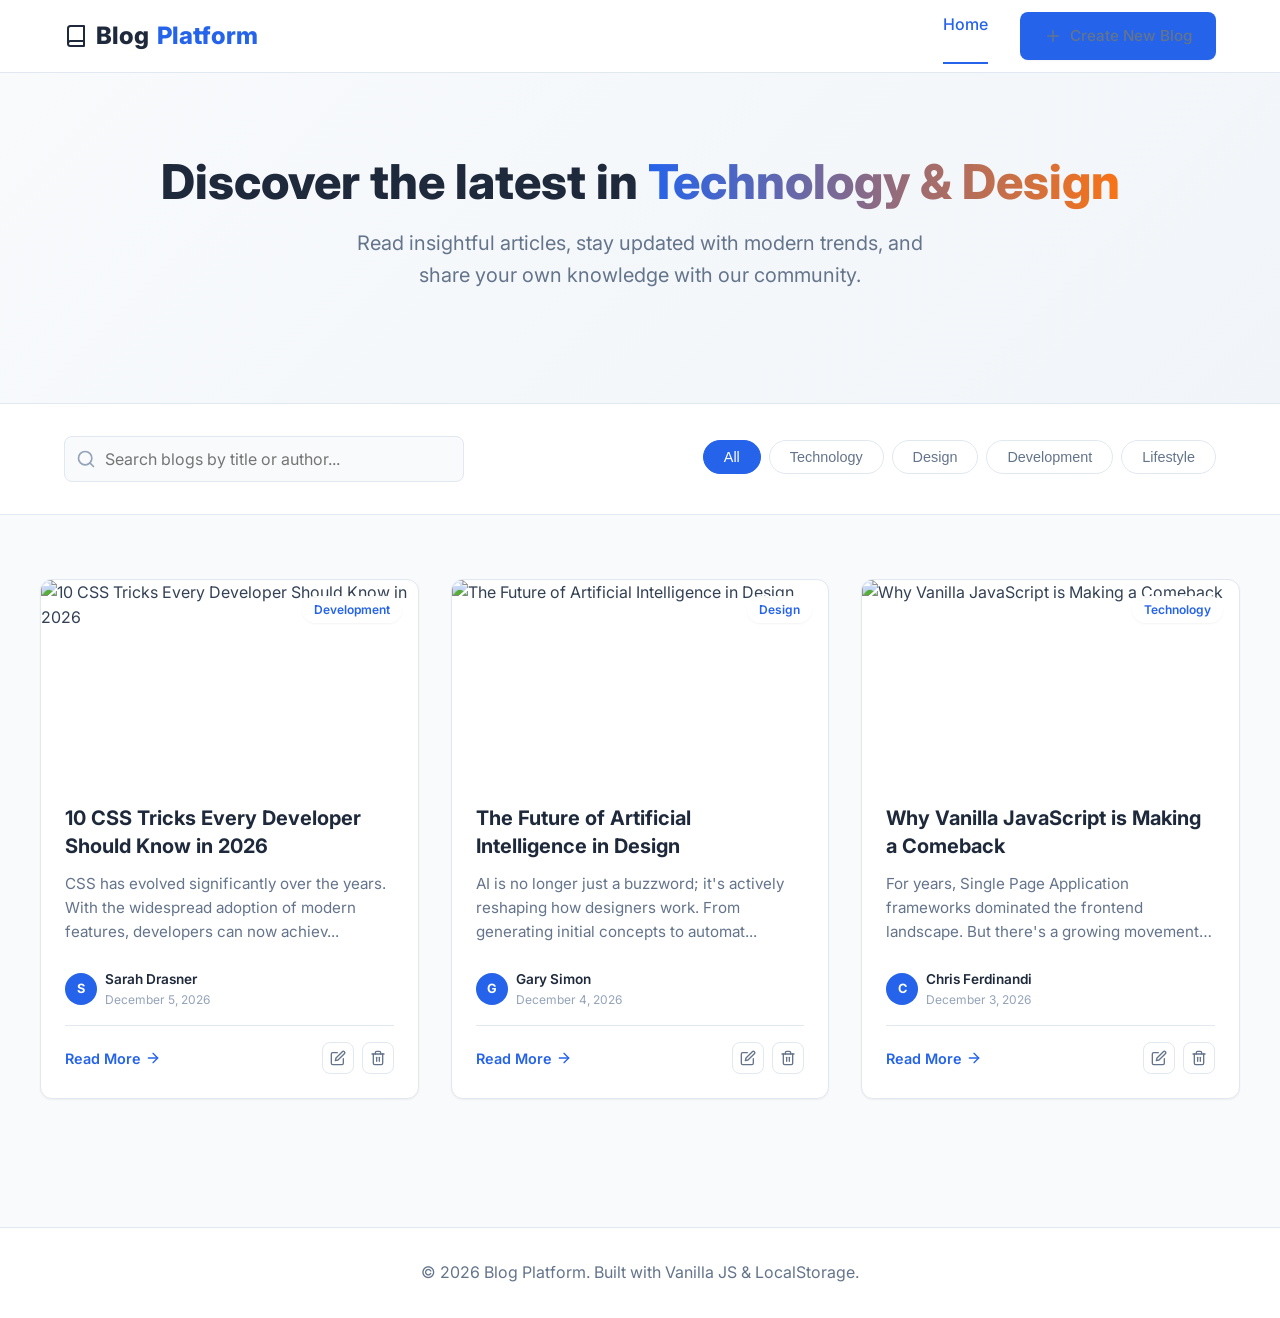
<file: index.html>
<!DOCTYPE html>
<html lang="en">
<head>
  <meta charset="UTF-8">
  <meta name="viewport" content="width=device-width, initial-scale=1.0">
  <meta name="description" content="A modern, responsive blog platform built with HTML, CSS, and Vanilla JavaScript.">
  <title>Blog Website - Home</title>
  
  <!-- CSS -->
  <link rel="stylesheet" href="style.css">
  <link rel="stylesheet" href="home.css">
  <link rel="stylesheet" href="responsive.css">
  
  <!-- Google Fonts -->
  <link rel="preconnect" href="https://fonts.googleapis.com">
  <link rel="preconnect" href="https://fonts.gstatic.com" crossorigin>
  <link href="https://fonts.googleapis.com/css2?family=Inter:wght@400;500;600;700;800&display=swap" rel="stylesheet">
</head>
<body>

  <!-- Navigation -->
  <nav class="navbar">
    <div class="container">
      <a href="index.html" class="nav-logo">
        <svg width="24" height="24" viewBox="0 0 24 24" fill="none" stroke="currentColor" stroke-width="2" stroke-linecap="round" stroke-linejoin="round"><path d="M4 19.5A2.5 2.5 0 0 1 6.5 17H20"></path><path d="M6.5 2H20v20H6.5A2.5 2.5 0 0 1 4 19.5v-15A2.5 2.5 0 0 1 6.5 2z"></path></svg>
        Blog<span>Platform</span>
      </a>
      <div class="nav-links">
        <a href="index.html" class="active"><span>Home</span></a>
        <a href="create.html" class="btn btn-primary">
          <svg width="18" height="18" viewBox="0 0 24 24" fill="none" stroke="currentColor" stroke-width="2" stroke-linecap="round" stroke-linejoin="round"><line x1="12" y1="5" x2="12" y2="19"></line><line x1="5" y1="12" x2="19" y2="12"></line></svg>
          Create New Blog
        </a>
      </div>
    </div>
  </nav>

  <!-- Hero Section -->
  <section class="hero">
    <div class="container">
      <h1 class="hero-title">Discover the latest in <span>Technology & Design</span></h1>
      <p class="hero-subtitle">Read insightful articles, stay updated with modern trends, and share your own knowledge with our community.</p>
    </div>
  </section>

  <!-- Controls (Search & Filter) -->
  <section class="controls-section">
    <div class="container controls-wrapper">
      <div class="search-bar">
        <svg class="search-icon" width="20" height="20" viewBox="0 0 24 24" fill="none" stroke="currentColor" stroke-width="2" stroke-linecap="round" stroke-linejoin="round"><circle cx="11" cy="11" r="8"></circle><line x1="21" y1="21" x2="16.65" y2="16.65"></line></svg>
        <input type="text" id="search-input" placeholder="Search blogs by title or author...">
      </div>
      
      <div class="category-filter">
        <button class="filter-btn active" data-category="All">All</button>
        <button class="filter-btn" data-category="Technology">Technology</button>
        <button class="filter-btn" data-category="Design">Design</button>
        <button class="filter-btn" data-category="Development">Development</button>
        <button class="filter-btn" data-category="Lifestyle">Lifestyle</button>
      </div>
    </div>
  </section>

  <!-- Blog Grid Section -->
  <main class="blog-section container">
    <div id="blog-grid" class="blog-grid">
      <!-- Blog cards will be dynamically injected here by home.js -->
    </div>
  </main>

  <!-- Footer -->
  <footer>
    <div class="container">
      <p>&copy; 2026 Blog Platform. Built with Vanilla JS & LocalStorage.</p>
    </div>
  </footer>

  <!-- Scripts -->
  <script src="utils.js"></script>
  <script src="storage.js"></script>
  <script src="app.js"></script>
  <script src="home.js"></script>
</body>
</html>
</file>
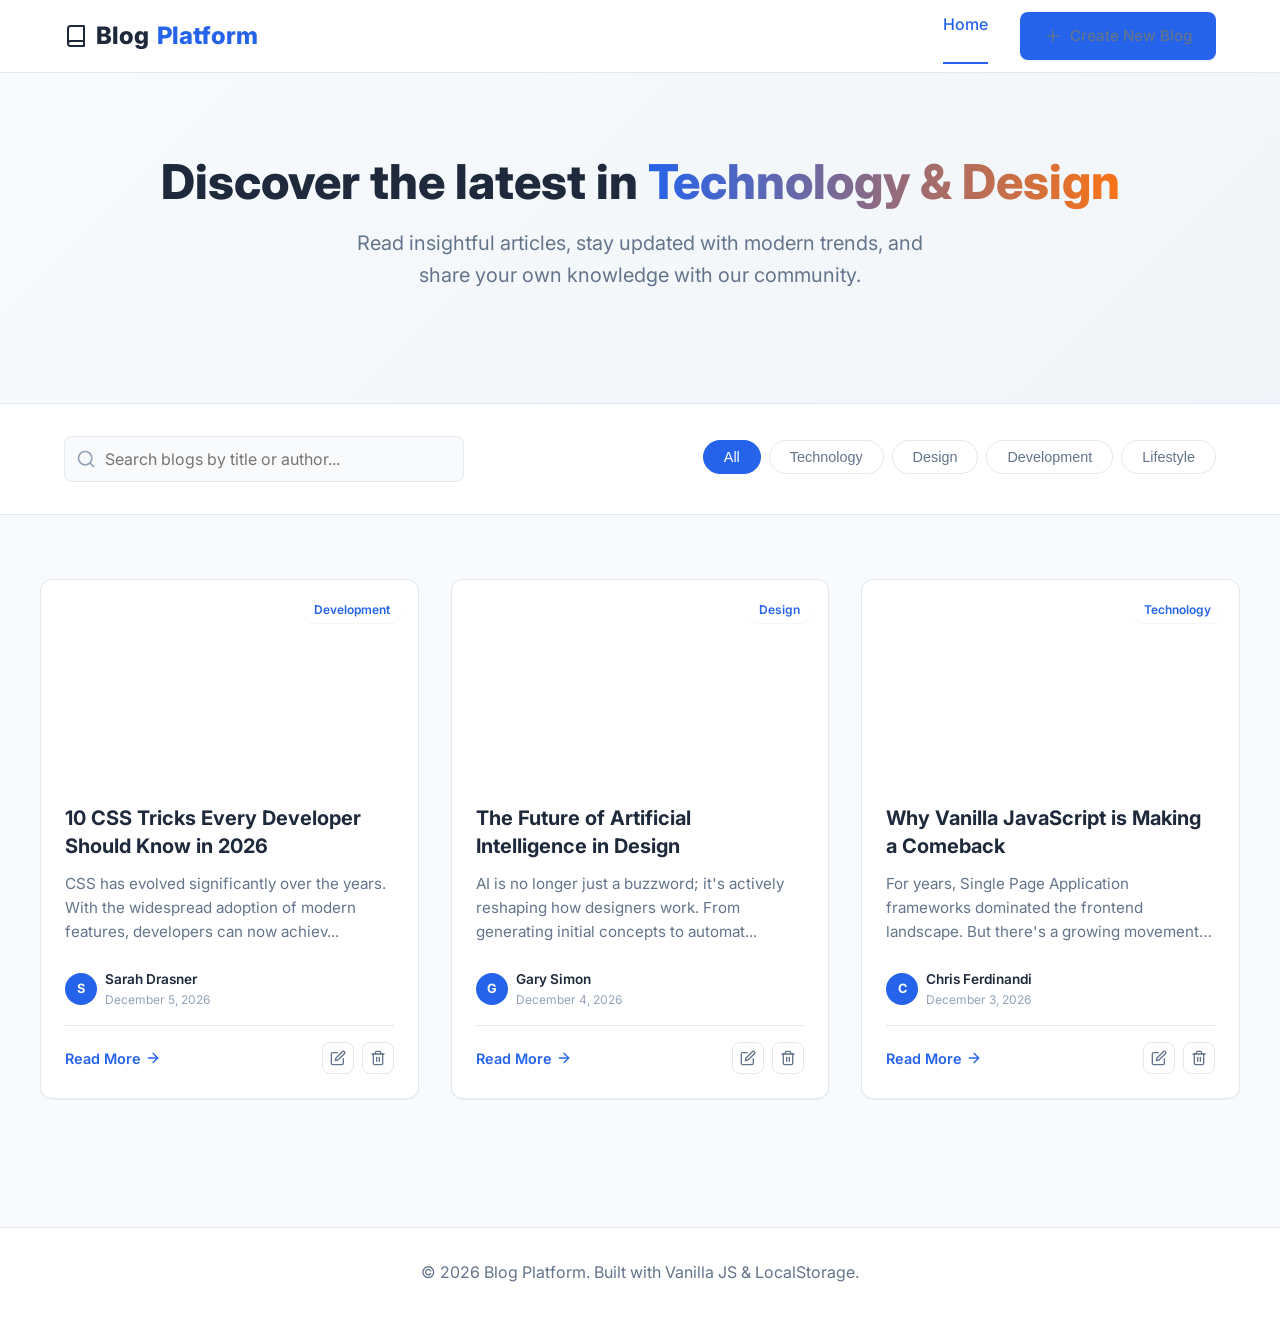
<file: edit.html>
<!DOCTYPE html>
<html lang="en">
<head>
  <meta charset="UTF-8">
  <meta name="viewport" content="width=device-width, initial-scale=1.0">
  <meta name="description" content="Edit an existing blog post.">
  <title>Edit Blog - Blog Website</title>
  
  <!-- CSS -->
  <link rel="stylesheet" href="style.css">
  <link rel="stylesheet" href="create.css">
  <link rel="stylesheet" href="responsive.css">
  
  <!-- Google Fonts -->
  <link rel="preconnect" href="https://fonts.googleapis.com">
  <link rel="preconnect" href="https://fonts.gstatic.com" crossorigin>
  <link href="https://fonts.googleapis.com/css2?family=Inter:wght@400;500;600;700;800&display=swap" rel="stylesheet">
</head>
<body>

  <!-- Navigation -->
  <nav class="navbar">
    <div class="container">
      <a href="index.html" class="nav-logo">
        <svg width="24" height="24" viewBox="0 0 24 24" fill="none" stroke="currentColor" stroke-width="2" stroke-linecap="round" stroke-linejoin="round"><path d="M4 19.5A2.5 2.5 0 0 1 6.5 17H20"></path><path d="M6.5 2H20v20H6.5A2.5 2.5 0 0 1 4 19.5v-15A2.5 2.5 0 0 1 6.5 2z"></path></svg>
        Blog<span>Platform</span>
      </a>
      <div class="nav-links">
        <a href="index.html"><span>Home</span></a>
        <a href="create.html" class="btn btn-primary">
          <svg width="18" height="18" viewBox="0 0 24 24" fill="none" stroke="currentColor" stroke-width="2" stroke-linecap="round" stroke-linejoin="round"><line x1="12" y1="5" x2="12" y2="19"></line><line x1="5" y1="12" x2="19" y2="12"></line></svg>
          Create New Blog
        </a>
      </div>
    </div>
  </nav>

  <!-- Edit Blog Form -->
  <main class="container editor-section">
    <div style="margin-bottom: 2rem;">
      <a href="javascript:history.back()" class="back-link">
        <svg width="20" height="20" viewBox="0 0 24 24" fill="none" stroke="currentColor" stroke-width="2" stroke-linecap="round" stroke-linejoin="round"><line x1="19" y1="12" x2="5" y2="12"></line><polyline points="12 19 5 12 12 5"></polyline></svg>
        Back
      </a>
    </div>

    <div class="page-header">
      <h1 class="page-title">Edit Post</h1>
      <p class="page-subtitle">Update your blog post details below.</p>
    </div>

    <div class="editor-card">
      <form id="blog-form" novalidate>
        
        <div class="form-group">
          <label for="title" class="form-label">Blog Title <span class="text-danger">*</span></label>
          <input type="text" id="title" class="form-control" placeholder="Enter a captivating title...">
          <span class="error-message"></span>
        </div>

        <div class="form-row">
          <div class="form-group">
            <label for="author" class="form-label">Author Name <span class="text-danger">*</span></label>
            <input type="text" id="author" class="form-control" placeholder="Jane Doe">
            <span class="error-message"></span>
          </div>

          <div class="form-group">
            <label for="category" class="form-label">Category <span class="text-danger">*</span></label>
            <select id="category" class="form-control">
              <option value="" disabled selected>Select a category</option>
              <option value="Technology">Technology</option>
              <option value="Design">Design</option>
              <option value="Development">Development</option>
              <option value="Lifestyle">Lifestyle</option>
            </select>
            <span class="error-message"></span>
          </div>
        </div>

        <div class="form-group">
          <label for="image" class="form-label">Cover Image URL</label>
          <input type="url" id="image" class="form-control" placeholder="https://example.com/image.jpg">
          <p class="text-light" style="font-size: 0.8rem; margin-top: 0.25rem;">Leave empty for a default image</p>
          
          <div class="image-preview-container" id="preview-container">
            <div class="image-placeholder" id="image-placeholder">
              <svg width="40" height="40" viewBox="0 0 24 24" fill="none" stroke="currentColor" stroke-width="1.5" stroke-linecap="round" stroke-linejoin="round"><rect x="3" y="3" width="18" height="18" rx="2" ry="2"></rect><circle cx="8.5" cy="8.5" r="1.5"></circle><polyline points="21 15 16 10 5 21"></polyline></svg>
              <span>Image Preview</span>
            </div>
            <img src="" alt="Preview" class="image-preview" id="image-preview">
          </div>
        </div>

        <div class="form-group">
          <label for="content" class="form-label">Blog Content <span class="text-danger">*</span></label>
          <textarea id="content" class="form-control" placeholder="Write your amazing article here..."></textarea>
          <span class="error-message"></span>
          <div class="char-counter" id="char-counter"><span id="current-count">0</span> / 5000</div>
        </div>

        <div class="form-actions">
          <a href="javascript:history.back()" class="btn btn-secondary">Cancel</a>
          <button type="submit" class="btn btn-primary">Update Post</button>
        </div>

      </form>
    </div>
  </main>

  <!-- Footer -->
  <footer>
    <div class="container">
      <p>&copy; 2026 Blog Platform. Built with Vanilla JS & LocalStorage.</p>
    </div>
  </footer>

  <!-- Scripts -->
  <script src="utils.js"></script>
  <script src="storage.js"></script>
  <script src="app.js"></script>
  <script src="edit.js"></script>
</body>
</html>
</file>
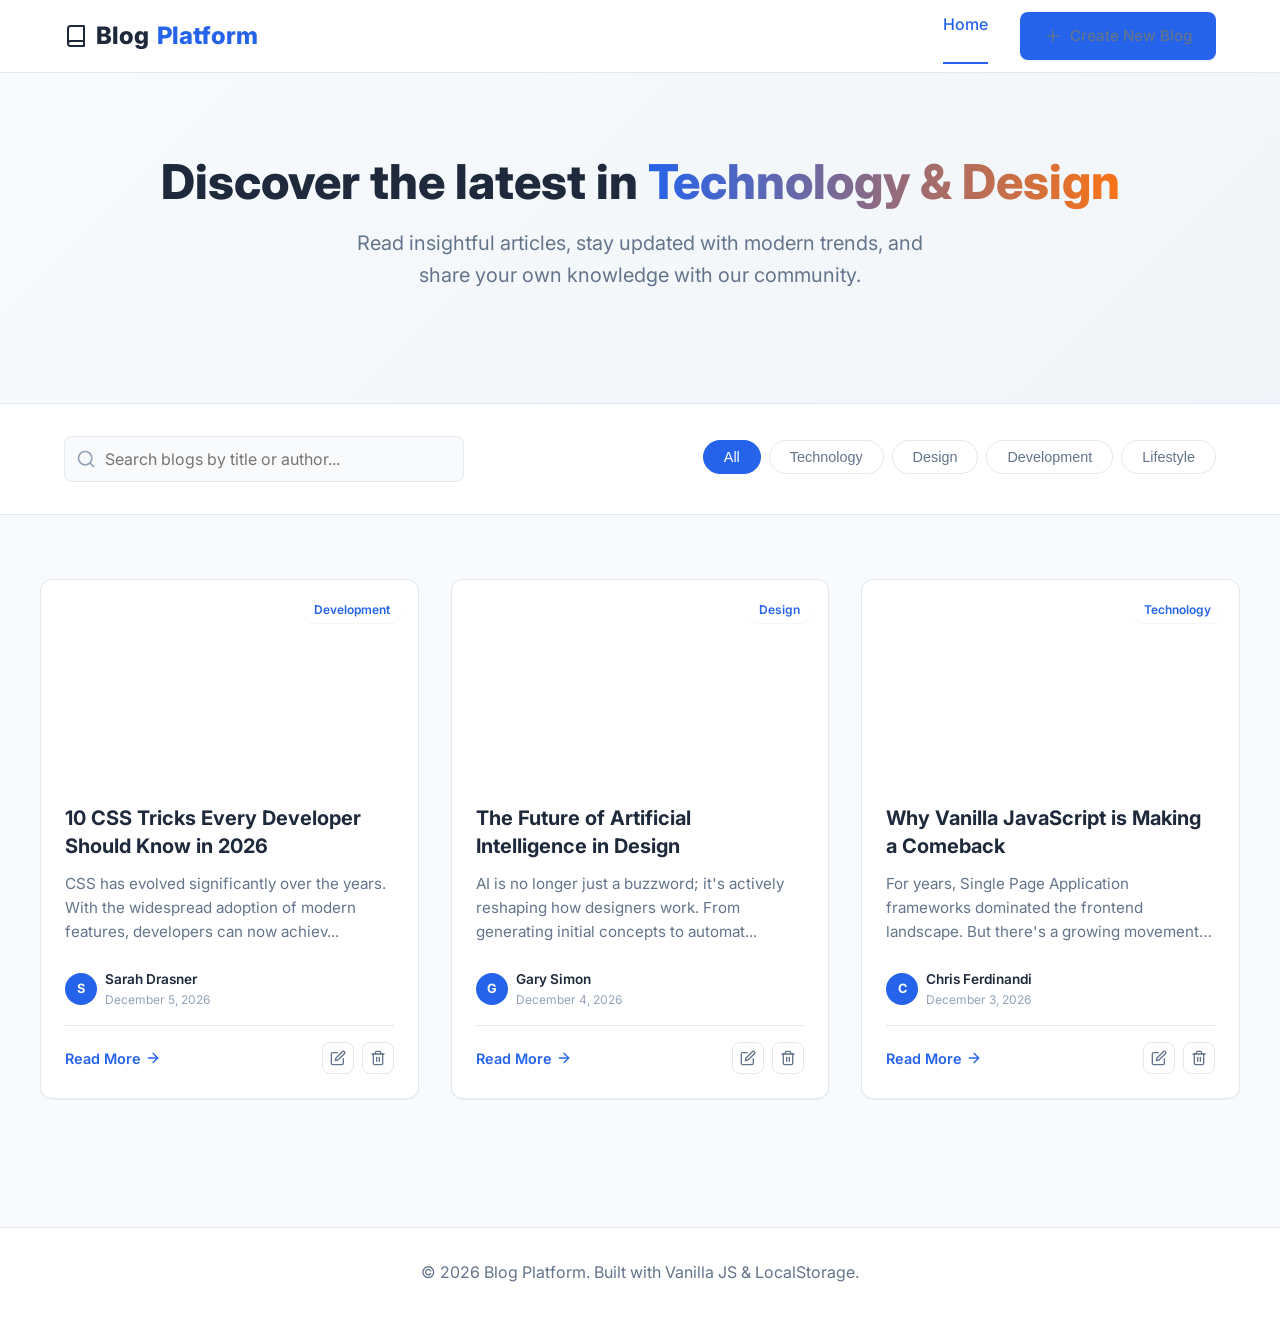
<file: post.html>
<!DOCTYPE html>
<html lang="en">
<head>
  <meta charset="UTF-8">
  <meta name="viewport" content="width=device-width, initial-scale=1.0">
  <meta name="description" content="Read full blog post.">
  <title>Reading Post - Blog Website</title>
  
  <!-- CSS -->
  <link rel="stylesheet" href="style.css">
  <link rel="stylesheet" href="post.css">
  <link rel="stylesheet" href="responsive.css">
  
  <!-- Google Fonts -->
  <link rel="preconnect" href="https://fonts.googleapis.com">
  <link rel="preconnect" href="https://fonts.gstatic.com" crossorigin>
  <link href="https://fonts.googleapis.com/css2?family=Inter:wght@400;500;600;700;800&display=swap" rel="stylesheet">
</head>
<body>

  <!-- Navigation -->
  <nav class="navbar">
    <div class="container">
      <a href="index.html" class="nav-logo">
        <svg width="24" height="24" viewBox="0 0 24 24" fill="none" stroke="currentColor" stroke-width="2" stroke-linecap="round" stroke-linejoin="round"><path d="M4 19.5A2.5 2.5 0 0 1 6.5 17H20"></path><path d="M6.5 2H20v20H6.5A2.5 2.5 0 0 1 4 19.5v-15A2.5 2.5 0 0 1 6.5 2z"></path></svg>
        Blog<span>Platform</span>
      </a>
      <div class="nav-links">
        <a href="index.html"><span>Home</span></a>
        <a href="create.html" class="btn btn-primary">
          <svg width="18" height="18" viewBox="0 0 24 24" fill="none" stroke="currentColor" stroke-width="2" stroke-linecap="round" stroke-linejoin="round"><line x1="12" y1="5" x2="12" y2="19"></line><line x1="5" y1="12" x2="19" y2="12"></line></svg>
          Create New Blog
        </a>
      </div>
    </div>
  </nav>

  <!-- Main Content -->
  <main class="container">
    <div style="margin-top: 2rem;">
      <a href="index.html" class="back-link">
        <svg width="20" height="20" viewBox="0 0 24 24" fill="none" stroke="currentColor" stroke-width="2" stroke-linecap="round" stroke-linejoin="round"><line x1="19" y1="12" x2="5" y2="12"></line><polyline points="12 19 5 12 12 5"></polyline></svg>
        Back to Home
      </a>
    </div>

    <!-- Post container injected by post.js -->
    <div id="post-container">
      <!-- Loading state -->
      <div class="loader-container">
        <div class="loader"></div>
      </div>
    </div>
  </main>

  <!-- Footer -->
  <footer>
    <div class="container">
      <p>&copy; 2026 Blog Platform. Built with Vanilla JS & LocalStorage.</p>
    </div>
  </footer>

  <!-- Scripts -->
  <script src="utils.js"></script>
  <script src="storage.js"></script>
  <script src="app.js"></script>
  <script src="post.js"></script>
</body>
</html>
</file>
<file: style.css>
/* =========================================
   Global Styles & CSS Variables
   ========================================= */

:root {
  /* Color Palette */
  --primary-color: #2563eb;
  --primary-hover: #1d4ed8;
  --secondary-color: #1e293b;
  --bg-color: #f8fafc;
  --surface-color: #ffffff;
  --text-primary: #334155;
  --text-secondary: #64748b;
  --text-light: #94a3b8;
  --accent-color: #f97316;
  --danger-color: #ef4444;
  --danger-hover: #dc2626;
  --success-color: #10b981;
  --border-color: #e2e8f0;

  /* Typography */
  --font-family: 'Inter', system-ui, -apple-system, sans-serif;
  
  /* Shadows */
  --shadow-sm: 0 1px 2px 0 rgb(0 0 0 / 0.05);
  --shadow-md: 0 4px 6px -1px rgb(0 0 0 / 0.1), 0 2px 4px -2px rgb(0 0 0 / 0.1);
  --shadow-lg: 0 10px 15px -3px rgb(0 0 0 / 0.1), 0 4px 6px -4px rgb(0 0 0 / 0.1);
  --shadow-glow: 0 0 15px rgba(37, 99, 235, 0.3);

  /* Transitions */
  --transition-fast: 0.2s ease;
  --transition-normal: 0.3s ease;
  
  /* Border Radius */
  --radius-md: 0.5rem;
  --radius-lg: 0.75rem;
  --radius-xl: 1rem;
}

/* Reset & Base Styles */
* {
  margin: 0;
  padding: 0;
  box-sizing: border-box;
}

body {
  font-family: var(--font-family);
  background-color: var(--bg-color);
  color: var(--text-primary);
  line-height: 1.6;
  overflow-x: hidden;
}

a {
  text-decoration: none;
  color: inherit;
  transition: color var(--transition-fast);
}

ul {
  list-style: none;
}

img {
  max-width: 100%;
  display: block;
}

/* Layout Utilities */
.container {
  width: 100%;
  max-width: 1200px;
  margin: 0 auto;
  padding: 0 1.5rem;
}

/* =========================================
   Navbar Styling
   ========================================= */
.navbar {
  position: sticky;
  top: 0;
  background-color: rgba(255, 255, 255, 0.9);
  backdrop-filter: blur(10px);
  border-bottom: 1px solid var(--border-color);
  z-index: 1000;
  transition: all var(--transition-normal);
}

.navbar .container {
  display: flex;
  align-items: center;
  justify-content: space-between;
  height: 4.5rem;
}

.nav-logo {
  font-size: 1.5rem;
  font-weight: 800;
  color: var(--secondary-color);
  display: flex;
  align-items: center;
  gap: 0.5rem;
}

.nav-logo span {
  color: var(--primary-color);
}

.nav-links {
  display: flex;
  gap: 2rem;
}

.nav-links a {
  font-weight: 500;
  color: var(--text-secondary);
  position: relative;
}

.nav-links a:hover,
.nav-links a.active {
  color: var(--primary-color);
}

.nav-links a::after {
  content: '';
  position: absolute;
  width: 0;
  height: 2px;
  bottom: -4px;
  left: 0;
  background-color: var(--primary-color);
  transition: width var(--transition-fast);
}

.nav-links a:hover::after,
.nav-links a.active::after {
  width: 100%;
}

/* =========================================
   Buttons
   ========================================= */
.btn {
  display: inline-flex;
  align-items: center;
  justify-content: center;
  gap: 0.5rem;
  padding: 0.75rem 1.5rem;
  border-radius: var(--radius-md);
  font-weight: 600;
  font-size: 0.95rem;
  cursor: pointer;
  border: none;
  transition: all var(--transition-fast);
  font-family: inherit;
}

.btn-primary {
  background-color: var(--primary-color);
  color: white;
  box-shadow: var(--shadow-sm);
}

.btn-primary:hover {
  background-color: var(--primary-hover);
  box-shadow: var(--shadow-md);
  transform: translateY(-1px);
}

.btn-secondary {
  background-color: var(--surface-color);
  color: var(--text-primary);
  border: 1px solid var(--border-color);
}

.btn-secondary:hover {
  background-color: var(--bg-color);
  border-color: var(--text-light);
}

.btn-danger {
  background-color: rgba(239, 68, 68, 0.1);
  color: var(--danger-color);
}

.btn-danger:hover {
  background-color: var(--danger-color);
  color: white;
}

/* =========================================
   Toast Notifications
   ========================================= */
#toast-container {
  position: fixed;
  bottom: 2rem;
  right: 2rem;
  z-index: 2000;
  display: flex;
  flex-direction: column;
  gap: 0.75rem;
}

.toast {
  background-color: var(--surface-color);
  color: var(--text-primary);
  padding: 1rem 1.5rem;
  border-radius: var(--radius-md);
  box-shadow: var(--shadow-lg);
  display: flex;
  align-items: center;
  gap: 0.75rem;
  transform: translateX(120%);
  transition: transform var(--transition-normal);
  border-left: 4px solid var(--primary-color);
  min-width: 250px;
}

.toast.show {
  transform: translateX(0);
}

.toast.success { border-left-color: var(--success-color); }
.toast.error { border-left-color: var(--danger-color); }
.toast.info { border-left-color: var(--primary-color); }

/* =========================================
   Confirmation Modal
   ========================================= */
.modal-overlay {
  position: fixed;
  top: 0;
  left: 0;
  width: 100%;
  height: 100%;
  background-color: rgba(0, 0, 0, 0.5);
  display: flex;
  align-items: center;
  justify-content: center;
  z-index: 3000;
  opacity: 0;
  pointer-events: none;
  transition: opacity var(--transition-fast);
  backdrop-filter: blur(4px);
}

.modal-overlay.active {
  opacity: 1;
  pointer-events: all;
}

.modal {
  background-color: var(--surface-color);
  padding: 2rem;
  border-radius: var(--radius-lg);
  box-shadow: var(--shadow-lg);
  width: 90%;
  max-width: 400px;
  transform: scale(0.9);
  transition: transform var(--transition-fast);
}

.modal-overlay.active .modal {
  transform: scale(1);
}

.modal-title {
  font-size: 1.25rem;
  color: var(--secondary-color);
  margin-bottom: 0.5rem;
}

.modal-desc {
  color: var(--text-secondary);
  margin-bottom: 1.5rem;
}

.modal-actions {
  display: flex;
  justify-content: flex-end;
  gap: 1rem;
}

/* =========================================
   Scroll to Top
   ========================================= */
.scroll-top-btn {
  position: fixed;
  bottom: 2rem;
  right: 2rem;
  width: 3rem;
  height: 3rem;
  background-color: var(--primary-color);
  color: white;
  border-radius: 50%;
  display: flex;
  align-items: center;
  justify-content: center;
  cursor: pointer;
  box-shadow: var(--shadow-md);
  border: none;
  opacity: 0;
  visibility: hidden;
  transition: all var(--transition-normal);
  z-index: 900;
}

.scroll-top-btn.visible {
  opacity: 1;
  visibility: visible;
}

.scroll-top-btn:hover {
  background-color: var(--primary-hover);
  transform: translateY(-3px);
}

/* =========================================
   Footer
   ========================================= */
footer {
  background-color: var(--surface-color);
  border-top: 1px solid var(--border-color);
  padding: 2rem 0;
  margin-top: 4rem;
  text-align: center;
  color: var(--text-secondary);
}

/* =========================================
   Loading Animation
   ========================================= */
.loader-container {
  display: flex;
  justify-content: center;
  align-items: center;
  padding: 3rem;
}

.loader {
  width: 40px;
  height: 40px;
  border: 4px solid var(--border-color);
  border-top-color: var(--primary-color);
  border-radius: 50%;
  animation: spin 1s linear infinite;
}

@keyframes spin {
  to { transform: rotate(360deg); }
}
</file>
<file: home.css>
/* =========================================
   Home Page Specific Styles
   ========================================= */

/* Hero Section */
.hero {
  background: linear-gradient(135deg, rgba(248, 250, 252, 0.8), rgba(241, 245, 249, 1));
  padding: 5rem 0;
  text-align: center;
  border-bottom: 1px solid var(--border-color);
}

.hero-title {
  font-size: 3rem;
  font-weight: 800;
  color: var(--secondary-color);
  margin-bottom: 1rem;
  line-height: 1.2;
}

.hero-title span {
  background: linear-gradient(90deg, var(--primary-color), var(--accent-color));
  -webkit-background-clip: text;
  -webkit-text-fill-color: transparent;
}

.hero-subtitle {
  font-size: 1.25rem;
  color: var(--text-secondary);
  max-width: 600px;
  margin: 0 auto 2rem;
}

/* Controls (Search & Filter) */
.controls-section {
  padding: 2rem 0;
  background-color: var(--surface-color);
  border-bottom: 1px solid var(--border-color);
  position: sticky;
  top: 4.5rem;
  z-index: 100;
}

.controls-wrapper {
  display: flex;
  justify-content: space-between;
  align-items: center;
  gap: 1.5rem;
}

.search-bar {
  flex: 1;
  max-width: 400px;
  position: relative;
}

.search-bar input {
  width: 100%;
  padding: 0.75rem 1rem 0.75rem 2.5rem;
  border: 1px solid var(--border-color);
  border-radius: var(--radius-md);
  font-family: inherit;
  font-size: 1rem;
  transition: all var(--transition-fast);
  background-color: var(--bg-color);
}

.search-bar input:focus {
  outline: none;
  border-color: var(--primary-color);
  box-shadow: 0 0 0 3px rgba(37, 99, 235, 0.1);
  background-color: var(--surface-color);
}

.search-icon {
  position: absolute;
  left: 0.75rem;
  top: 50%;
  transform: translateY(-50%);
  color: var(--text-light);
  pointer-events: none;
}

.category-filter {
  display: flex;
  gap: 0.5rem;
  overflow-x: auto;
  padding-bottom: 0.25rem;
  scrollbar-width: none;
}

.category-filter::-webkit-scrollbar {
  display: none;
}

.filter-btn {
  padding: 0.5rem 1.25rem;
  border: 1px solid var(--border-color);
  background-color: var(--surface-color);
  color: var(--text-secondary);
  border-radius: 20px;
  cursor: pointer;
  font-size: 0.9rem;
  font-weight: 500;
  transition: all var(--transition-fast);
  white-space: nowrap;
}

.filter-btn:hover {
  background-color: var(--bg-color);
  border-color: var(--text-light);
}

.filter-btn.active {
  background-color: var(--primary-color);
  color: white;
  border-color: var(--primary-color);
}

/* Blog Grid */
.blog-section {
  padding: 4rem 0;
}

.blog-grid {
  display: grid;
  grid-template-columns: repeat(auto-fill, minmax(320px, 1fr));
  gap: 2rem;
}

/* Blog Card */
.blog-card {
  background-color: var(--surface-color);
  border-radius: var(--radius-lg);
  overflow: hidden;
  box-shadow: var(--shadow-sm);
  transition: all var(--transition-normal);
  border: 1px solid var(--border-color);
  display: flex;
  flex-direction: column;
  height: 100%;
}

.blog-card:hover {
  transform: translateY(-5px);
  box-shadow: var(--shadow-lg);
}

.card-image {
  height: 200px;
  width: 100%;
  overflow: hidden;
  position: relative;
}

.card-image img {
  width: 100%;
  height: 100%;
  object-fit: cover;
  transition: transform 0.5s ease;
}

.blog-card:hover .card-image img {
  transform: scale(1.05);
}

.card-category {
  position: absolute;
  top: 1rem;
  right: 1rem;
  background-color: rgba(255, 255, 255, 0.9);
  padding: 0.25rem 0.75rem;
  border-radius: 20px;
  font-size: 0.75rem;
  font-weight: 600;
  color: var(--primary-color);
  box-shadow: var(--shadow-sm);
  backdrop-filter: blur(4px);
}

.card-content {
  padding: 1.5rem;
  display: flex;
  flex-direction: column;
  flex: 1;
}

.card-title {
  font-size: 1.25rem;
  font-weight: 700;
  color: var(--secondary-color);
  margin-bottom: 0.75rem;
  line-height: 1.4;
  display: -webkit-box;
  -webkit-line-clamp: 2;
  -webkit-box-orient: vertical;
  overflow: hidden;
}

.card-desc {
  color: var(--text-secondary);
  font-size: 0.95rem;
  margin-bottom: 1.5rem;
  display: -webkit-box;
  -webkit-line-clamp: 3;
  -webkit-box-orient: vertical;
  overflow: hidden;
  flex: 1;
}

.card-meta {
  display: flex;
  align-items: center;
  justify-content: space-between;
  margin-bottom: 1rem;
  padding-bottom: 1rem;
  border-bottom: 1px solid var(--border-color);
}

.author-info {
  display: flex;
  align-items: center;
  gap: 0.5rem;
}

.author-avatar {
  width: 32px;
  height: 32px;
  border-radius: 50%;
  background-color: var(--primary-color);
  color: white;
  display: flex;
  align-items: center;
  justify-content: center;
  font-weight: bold;
  font-size: 0.8rem;
}

.author-details {
  display: flex;
  flex-direction: column;
}

.author-name {
  font-size: 0.85rem;
  font-weight: 600;
  color: var(--secondary-color);
}

.post-date {
  font-size: 0.75rem;
  color: var(--text-light);
}

.card-actions {
  display: flex;
  justify-content: space-between;
  align-items: center;
}

.read-more {
  color: var(--primary-color);
  font-weight: 600;
  font-size: 0.9rem;
  display: flex;
  align-items: center;
  gap: 0.25rem;
}

.read-more:hover {
  color: var(--primary-hover);
}

.read-more svg {
  transition: transform var(--transition-fast);
}

.read-more:hover svg {
  transform: translateX(4px);
}

.action-buttons {
  display: flex;
  gap: 0.5rem;
}

.icon-btn {
  width: 32px;
  height: 32px;
  border-radius: var(--radius-md);
  display: flex;
  align-items: center;
  justify-content: center;
  border: 1px solid var(--border-color);
  background-color: var(--surface-color);
  color: var(--text-secondary);
  cursor: pointer;
  transition: all var(--transition-fast);
}

.icon-btn:hover {
  background-color: var(--bg-color);
}

.icon-btn.edit:hover {
  color: var(--primary-color);
  border-color: var(--primary-color);
}

.icon-btn.delete:hover {
  color: var(--danger-color);
  border-color: var(--danger-color);
  background-color: rgba(239, 68, 68, 0.1);
}

/* Empty State */
.empty-state {
  text-align: center;
  padding: 4rem 2rem;
  background-color: var(--surface-color);
  border-radius: var(--radius-lg);
  border: 1px dashed var(--border-color);
  grid-column: 1 / -1;
}

.empty-state svg {
  color: var(--text-light);
  margin-bottom: 1.5rem;
}

.empty-title {
  font-size: 1.5rem;
  color: var(--secondary-color);
  margin-bottom: 0.5rem;
}

.empty-desc {
  color: var(--text-secondary);
  margin-bottom: 1.5rem;
}
</file>
<file: responsive.css>
/* =========================================
   Responsive Design & Media Queries
   ========================================= */

/* Tablet (Max Width: 992px) */
@media (max-width: 992px) {
  .hero-title {
    font-size: 2.5rem;
  }

  .blog-grid {
    grid-template-columns: repeat(auto-fill, minmax(280px, 1fr));
  }

  .post-content-wrapper {
    padding: 2rem;
  }
}

/* Mobile Large (Max Width: 768px) */
@media (max-width: 768px) {
  .controls-wrapper {
    flex-direction: column;
    align-items: stretch;
  }

  .search-bar {
    max-width: 100%;
  }

  .form-row {
    grid-template-columns: 1fr;
    gap: 0;
  }

  .hero {
    padding: 3rem 0;
  }

  .hero-title {
    font-size: 2rem;
  }

  .post-hero-image {
    height: 300px;
  }

  .post-title {
    font-size: 2rem;
  }

  .post-meta-large {
    flex-direction: column;
    align-items: flex-start;
    gap: 1rem;
  }

  .post-actions {
    width: 100%;
    justify-content: flex-end;
  }
  
  .editor-card {
    padding: 1.5rem;
  }
}

/* Mobile Small (Max Width: 576px) */
@media (max-width: 576px) {
  .nav-links a span {
    display: none; /* Hide text, keep icons if added later, or just make it compact */
  }
  
  .nav-links {
    gap: 1rem;
  }
  
  .navbar .btn {
    padding: 0.5rem 1rem;
    font-size: 0.85rem;
  }

  .hero-title {
    font-size: 1.75rem;
  }

  .blog-grid {
    grid-template-columns: 1fr;
  }
  
  .form-actions {
    flex-direction: column;
  }
  
  .form-actions .btn {
    width: 100%;
  }
}
</file>
<file: create.css>
/* =========================================
   Create/Edit Post Page Styles
   ========================================= */

.editor-section {
  padding: 3rem 0;
  max-width: 800px;
  margin: 0 auto;
}

.page-header {
  margin-bottom: 2rem;
  text-align: center;
}

.page-title {
  font-size: 2.5rem;
  font-weight: 800;
  color: var(--secondary-color);
  margin-bottom: 0.5rem;
}

.page-subtitle {
  color: var(--text-secondary);
  font-size: 1.1rem;
}

.editor-card {
  background-color: var(--surface-color);
  border-radius: var(--radius-xl);
  padding: 2.5rem;
  box-shadow: var(--shadow-md);
  border: 1px solid var(--border-color);
}

.form-group {
  margin-bottom: 1.5rem;
  position: relative;
}

.form-row {
  display: grid;
  grid-template-columns: 1fr 1fr;
  gap: 1.5rem;
}

.form-label {
  display: block;
  font-weight: 600;
  margin-bottom: 0.5rem;
  color: var(--secondary-color);
  font-size: 0.95rem;
}

.form-control {
  width: 100%;
  padding: 0.75rem 1rem;
  border: 1px solid var(--border-color);
  border-radius: var(--radius-md);
  font-family: inherit;
  font-size: 1rem;
  background-color: var(--bg-color);
  color: var(--text-primary);
  transition: all var(--transition-fast);
}

.form-control:focus {
  outline: none;
  border-color: var(--primary-color);
  box-shadow: 0 0 0 3px rgba(37, 99, 235, 0.1);
  background-color: var(--surface-color);
}

.form-control.error {
  border-color: var(--danger-color);
}

textarea.form-control {
  min-height: 250px;
  resize: vertical;
  line-height: 1.6;
}

select.form-control {
  appearance: none;
  background-image: url("data:image/svg+xml,%3Csvg xmlns='http://www.w3.org/2000/svg' fill='none' viewBox='0 0 24 24' stroke='%2364748b'%3E%3Cpath stroke-linecap='round' stroke-linejoin='round' stroke-width='2' d='M19 9l-7 7-7-7'%3E%3C/path%3E%3C/svg%3E");
  background-repeat: no-repeat;
  background-position: right 1rem center;
  background-size: 1rem;
  padding-right: 2.5rem;
}

.char-counter {
  position: absolute;
  bottom: -1.25rem;
  right: 0;
  font-size: 0.75rem;
  color: var(--text-light);
}

.char-counter.limit-reached {
  color: var(--danger-color);
  font-weight: bold;
}

.error-message {
  color: var(--danger-color);
  font-size: 0.8rem;
  margin-top: 0.25rem;
  display: none;
}

.form-group.has-error .error-message {
  display: block;
}

/* Image Preview */
.image-preview-container {
  margin-top: 1rem;
  border: 1px dashed var(--border-color);
  border-radius: var(--radius-md);
  overflow: hidden;
  height: 200px;
  display: flex;
  align-items: center;
  justify-content: center;
  background-color: var(--bg-color);
  position: relative;
}

.image-preview-container.has-image {
  border-style: solid;
}

.image-preview {
  width: 100%;
  height: 100%;
  object-fit: cover;
  display: none;
}

.image-placeholder {
  color: var(--text-light);
  display: flex;
  flex-direction: column;
  align-items: center;
  gap: 0.5rem;
}

.form-actions {
  margin-top: 2.5rem;
  display: flex;
  justify-content: flex-end;
  gap: 1rem;
  padding-top: 1.5rem;
  border-top: 1px solid var(--border-color);
}

.form-actions .btn {
  min-width: 120px;
}
</file>
<file: post.css>
/* =========================================
   Single Post Page Styles
   ========================================= */

.post-article {
  max-width: 800px;
  margin: 3rem auto;
  background-color: var(--surface-color);
  border-radius: var(--radius-xl);
  overflow: hidden;
  box-shadow: var(--shadow-md);
  border: 1px solid var(--border-color);
}

.post-hero-image {
  width: 100%;
  height: 400px;
  object-fit: cover;
}

.post-content-wrapper {
  padding: 3rem;
}

.post-header {
  margin-bottom: 2rem;
  padding-bottom: 2rem;
  border-bottom: 1px solid var(--border-color);
}

.post-category {
  display: inline-block;
  background-color: rgba(37, 99, 235, 0.1);
  color: var(--primary-color);
  padding: 0.25rem 1rem;
  border-radius: 20px;
  font-size: 0.85rem;
  font-weight: 600;
  margin-bottom: 1rem;
}

.post-title {
  font-size: 2.5rem;
  font-weight: 800;
  color: var(--secondary-color);
  margin-bottom: 1.5rem;
  line-height: 1.2;
}

.post-meta-large {
  display: flex;
  align-items: center;
  justify-content: space-between;
}

.post-author-block {
  display: flex;
  align-items: center;
  gap: 1rem;
}

.post-author-avatar {
  width: 48px;
  height: 48px;
  border-radius: 50%;
  background-color: var(--primary-color);
  color: white;
  display: flex;
  align-items: center;
  justify-content: center;
  font-weight: bold;
  font-size: 1.2rem;
}

.post-author-details {
  display: flex;
  flex-direction: column;
}

.post-author-name {
  font-weight: 700;
  color: var(--secondary-color);
}

.post-date-large {
  font-size: 0.85rem;
  color: var(--text-light);
}

.post-actions {
  display: flex;
  gap: 0.5rem;
}

.post-body {
  font-size: 1.1rem;
  line-height: 1.8;
  color: var(--text-primary);
  white-space: pre-wrap;
}

.post-body p {
  margin-bottom: 1.5rem;
}

.back-link {
  display: inline-flex;
  align-items: center;
  gap: 0.5rem;
  color: var(--text-secondary);
  font-weight: 600;
  margin-bottom: 1.5rem;
  transition: color var(--transition-fast);
}

.back-link:hover {
  color: var(--primary-color);
}

.back-link svg {
  transition: transform var(--transition-fast);
}

.back-link:hover svg {
  transform: translateX(-4px);
}
</file>
